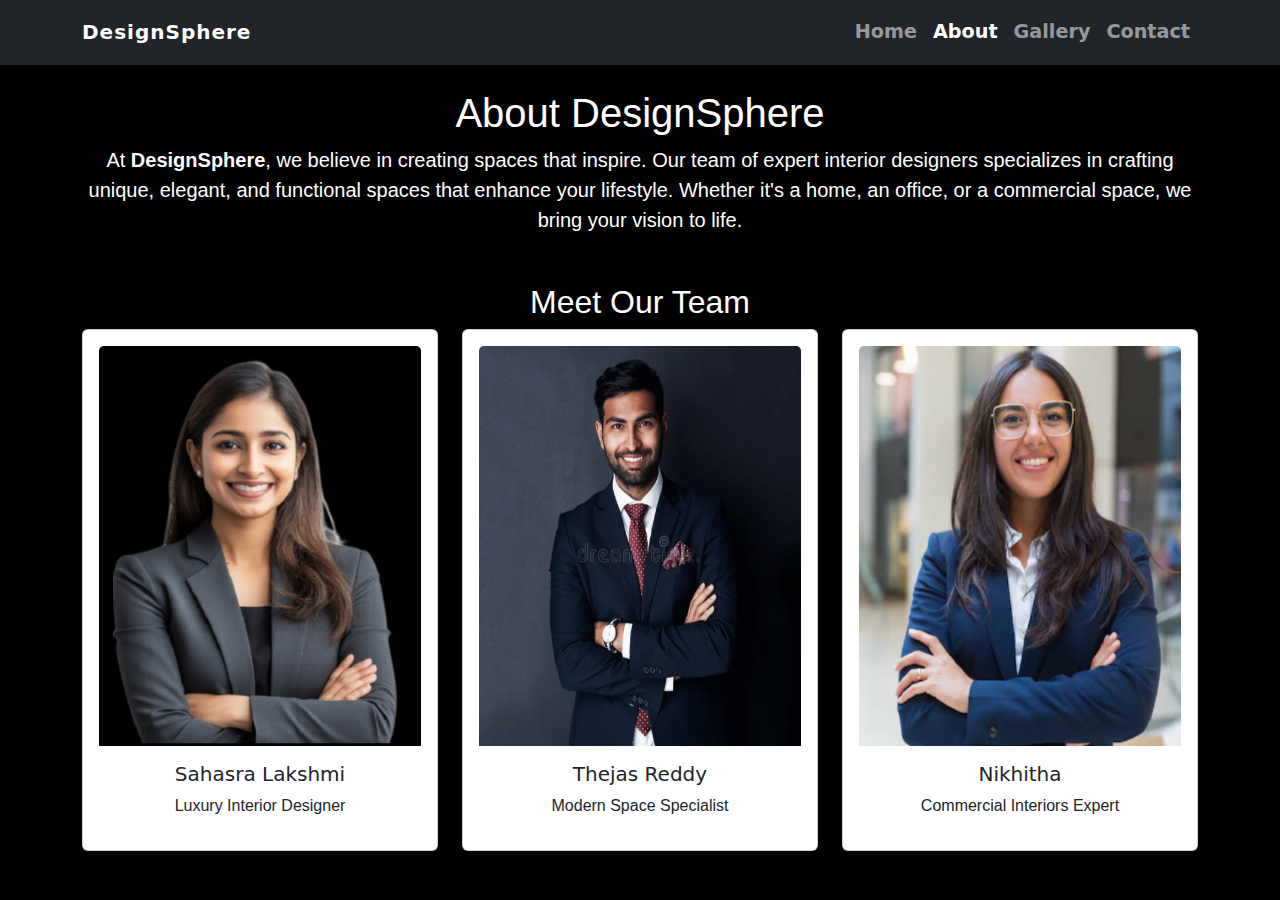
<file: about.html>
<!DOCTYPE html>
<html lang="en">
<head>
    <meta charset="UTF-8">
    <meta name="viewport" content="width=device-width, initial-scale=1.0">
    <title>About Us | Static Website</title>
    <link rel="stylesheet" href="styles.css">

    <link href="https://cdn.jsdelivr.net/npm/bootstrap@5.3.0/dist/css/bootstrap.min.css" rel="stylesheet">

</head>
<body style="background-color: rgb(0, 0, 0); color:white;">
    <nav class="navbar navbar-expand-lg navbar-dark bg-dark">
        <div class="container">
            <a class="navbar-brand" href="#">DesignSphere</a>
            <button class="navbar-toggler" type="button" data-bs-toggle="collapse" data-bs-target="#navbarNav">
                <span class="navbar-toggler-icon"></span>
            </button>
            <div class="collapse navbar-collapse" id="navbarNav">
                <ul class="navbar-nav ms-auto">
                    <li class="nav-item"><a class="nav-link" href="index.html">Home</a></li>
                    <li class="nav-item"><a class="nav-link active" href="about.html">About</a></li>
                    <li class="nav-item"><a class="nav-link" href="gallery.html">Gallery</a></li>
                    <li class="nav-item"><a class="nav-link" href="contact.html">Contact</a></li>
                </ul>
            </div>
        </div>
    </nav>

    <header class="container mt-4 text-center">
        <h1>About DesignSphere</h1>
        <p style="font-size: 20px;">
            At <strong>DesignSphere</strong>, we believe in creating spaces that inspire. 
            Our team of expert interior designers specializes in crafting unique, elegant, 
            and functional spaces that enhance your lifestyle. Whether it's a home, an office, 
            or a commercial space, we bring your vision to life.
        </p>
    </header>

    <div class="container mt-5">
        <h2 class="text-center">Meet Our Team</h2>
        <div class="row text-center">
            <div class="col-md-4">
                <div class="card p-3">
                    <img src="team1.jpg" class="card-img-top" Style="height:400px;"  alt="Team Member 1">
                    <div class="card-body">
                        <h5 class="card-title">Sahasra Lakshmi</h5>
                        <p class="card-text">Luxury Interior Designer</p>
                    </div>
                </div>
            </div>
            <div class="col-md-4">
                <div class="card p-3">
                    <img src="team2.jpg" class="card-img-top" Style="height:400px;"  alt="Team Member 2">
                    <div class="card-body">
                        <h5 class="card-title">Thejas Reddy</h5>
                        <p class="card-text">Modern Space Specialist</p>
                    </div>
                </div>
            </div>
            <div class="col-md-4">
                <div class="card p-3">
                    <img src="team3.jpg" class="card-img-top"Style="height:400px;" alt="Team Member 3">
                    <div class="card-body">
                        <h5 class="card-title">Nikhitha</h5>
                        <p class="card-text">Commercial Interiors Expert</p>
                    </div>
                </div>
            </div>
        </div>
    </div>

    <script src="https://cdn.jsdelivr.net/npm/bootstrap@5.3.0/dist/js/bootstrap.bundle.min.js"></script>
</body>
</html>
</file>
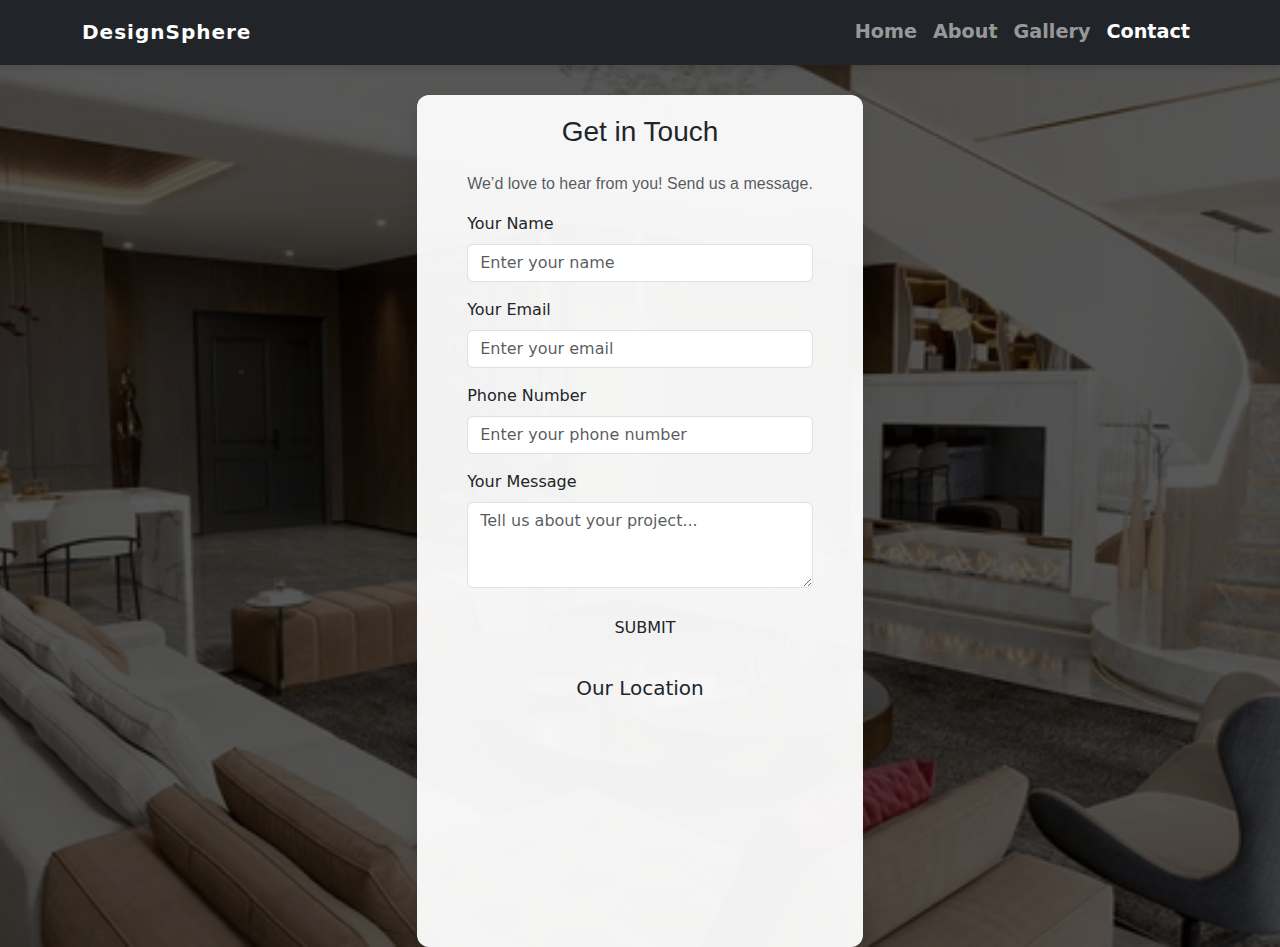
<file: contact.html>
<!DOCTYPE html>
<html lang="en">
<head>
    <meta charset="UTF-8">
    <meta name="viewport" content="width=device-width, initial-scale=1.0">
    <title>Contact Us | DesignSphere</title>
    <link rel="stylesheet" href="styles.css">
    <link href="https://cdn.jsdelivr.net/npm/bootstrap@5.3.0/dist/css/bootstrap.min.css" rel="stylesheet">
  <style>

#contactbody {
    position: relative;
    background: url('contact_bg.jpg') no-repeat center center/cover;
    min-height: 100vh;
}


#contactbody::before {
    content: "";
    position: absolute;
    top: 0;
    left: 0;
    width: 100%;
    height: 100%;
    background: rgba(0, 0, 0, 0.65); 
    z-index: 1;
    pointer-events: none;  
}


.contact-container {
    position: relative;
    z-index: 2;
    max-width: 800px;
    background: rgba(255, 255, 255,0.95); 
    padding: 20px;
    padding-right: 50px;
    padding-left: 50px;
    border-radius: 12px;
    box-shadow: 0 10px 20px rgba(0, 0, 0, 0.1);
    margin-top: 30px;
    transition: 0.3s ease-in-out;
}
.navbar{z-index:2;}

  </style>
</head>
<body id="contactbody">

    <nav class="navbar navbar-expand-lg navbar-dark bg-dark">
        <div class="container">
            <a class="navbar-brand" href="index.html">DesignSphere</a>
            <button class="navbar-toggler" type="button" data-bs-toggle="collapse" data-bs-target="#navbarNav">
                <span class="navbar-toggler-icon"></span>
            </button>
            <div class="collapse navbar-collapse" id="navbarNav">
                <ul class="navbar-nav ms-auto">
                    <li class="nav-item"><a class="nav-link" href="index.html">Home</a></li>
                    <li class="nav-item"><a class="nav-link" href="about.html">About</a></li>
                    <li class="nav-item"><a class="nav-link" href="gallery.html">Gallery</a></li>
                    <li class="nav-item"><a class="nav-link active" href="contact.html">Contact</a></li>
                </ul>
            </div>
        </div>
    </nav>

    <div class="container d-flex justify-content-center">
        <div class="contact-container">
            <h3 class="text-center mb-4">Get in Touch</h3>
            <p class="text-center text-muted">We’d love to hear from you! Send us a message.</p>
            <form>
                <div class="mb-3">
                    <label for="name" class="form-label">Your Name</label>
                    <input type="text" class="form-control" id="name" placeholder="Enter your name" required>
                </div>
                <div class="mb-3">
                    <label for="email" class="form-label">Your Email</label>
                    <input type="email" class="form-control" id="email" placeholder="Enter your email" required>
                </div>
                <div class="mb-3">
                    <label for="phone" class="form-label">Phone Number</label>
                    <input type="tel" class="form-control" id="phone" placeholder="Enter your phone number">
                </div>
                <div class="mb-3">
                    <label for="message" class="form-label">Your Message</label>
                    <textarea class="form-control" id="message" rows="3" placeholder="Tell us about your project..." required></textarea>
                </div>
                <button type="submit" class="btn btn-custom w-100">SUBMIT</button>
            </form>
            <div class="mb-4 mt-4 d-flex justify-content-center">
                <div class="text-center" style="max-width: 400px; width: 100%;">
                    <h5>Our Location</h5>
                    <div class="ratio ratio-16x9">
                        <iframe 
                            src="https://www.google.com/maps/embed?pb=!1m18!1m12!1m3!1d3151.8354345093704!2d144.953735315318!3d-37.81627997975171!2m3!1f0!2f0!3f0!3m2!1i1024!2i768!4f13.1!3m3!1m2!1s0x6ad65d5df1f4f1f7%3A0x5e8eaf2b8f6f0b5d!2sMelbourne%2C+Australia!5e0!3m2!1sen!2sus!4v1618500976742!5m2!1sen!2sus" 
                            width="100%" 
                            height="250" 
                            style="border:0; border-radius: 10px;" 
                            allowfullscreen="" 
                            loading="lazy">
                        </iframe>
                    </div>
                </div>
            </div>
            
        </div>
        </div>
       
        
    <script src="https://cdn.jsdelivr.net/npm/bootstrap@5.3.0/dist/js/bootstrap.bundle.min.js"></script>
</body>
</html>
</file>
<file: styles.css>
/* Reset */
body, h1, h2, h3, p {
    margin: 0;
    padding: 0;
    font-family: Arial, sans-serif;
}

/* Hero Section */
.hero {
    position: relative;
    height: 100vh;
    background: url('your-image.jpg') no-repeat center center/cover;
    display: flex;
    align-items: center;
    justify-content: center;
    text-align: center;
    color: white;
}

.overlay {
    position: absolute;
    width: 100%;
    height: 100%;
    background: rgba(0, 0, 0, 0.5); /* Dark overlay for readability */
}

.hero-content {
    position: relative;
    z-index: 2;
}

.hero h1 {
    font-size: 50px;
    font-weight: bold;
}

.highlight {
    color: #f4c10f; /* Gold accent */
}

.hero p {
    font-size: 18px;
    margin: 10px 0;
}

.hero-buttons {
    margin-top: 20px;
}

.btn {
    text-decoration: none;
    padding: 10px 20px;
    background: #f4c10f;
    color: black;
    border-radius: 5px;
    margin: 5px;
}

.btn-alt {
    background: white;
    color: black;
}


.services {
    text-align: center;
    background: #111;
    color: white;
}

.service-container {
    display: flex;
    justify-content: center;
    gap: 20px;
}

.service-box {
    width: 30%;
    padding: 20px;
    background: #222;
    border-radius: 10px;
}

body {
    font-family: Arial, sans-serif;
    background-color: #f5f5f5;
    color: #333;

}


button, .btn {
    background-color: #007bff;
    color: white;
    border: none;
    padding: 10px 20px;
    transition: background-color 0.3s ease-in-out;
}

button:hover, .btn:hover {
    background-color: #0056b3;
}

a {
    color: #007bff;
    text-decoration: none;
    transition: color 0.3s ease-in-out;
}

a:hover {
    color: #0056b3;
    text-decoration: underline;
}


.container {
    max-width: 1200px;
    margin: auto;
}

.col {

    background-color: white;
    border-radius: 5px;
    box-shadow: 0px 4px 6px rgba(0, 0, 0, 0.1);
}
.navbar {
    padding: 20px 0;
    box-shadow: 0 4px 6px rgba(0, 0, 0, 0.1);
}
.navbar-brand {
    font-size: 1.5rem;
    font-weight: bold;
    letter-spacing: 1px;
}
.navbar-nav .nav-link {
    font-size: 1.2rem;
    font-weight: bold;
    padding: 10px 15px;
    transition: all 0.3s ease-in-out;
}
.navbar-nav .nav-link:hover {
    color: #ffcc00 !important;
    transform: scale(1.1);
}
/*Gallery*/

/*CONTACT */
#contactbody {
    background-color: #f8f9fa;
}
.contact-container {
    max-width: 600px;
    background: white;
    padding: 30px;
    border-radius: 10px;
    box-shadow: 0 4px 8px rgba(0, 0, 0, 0.1);
    margin-top: 50px;
}
.btn-custom {
    background-color: #534533;
    color: white;
}
.btn-custom:hover {
    background-color: #6a573f;
}
</file>
